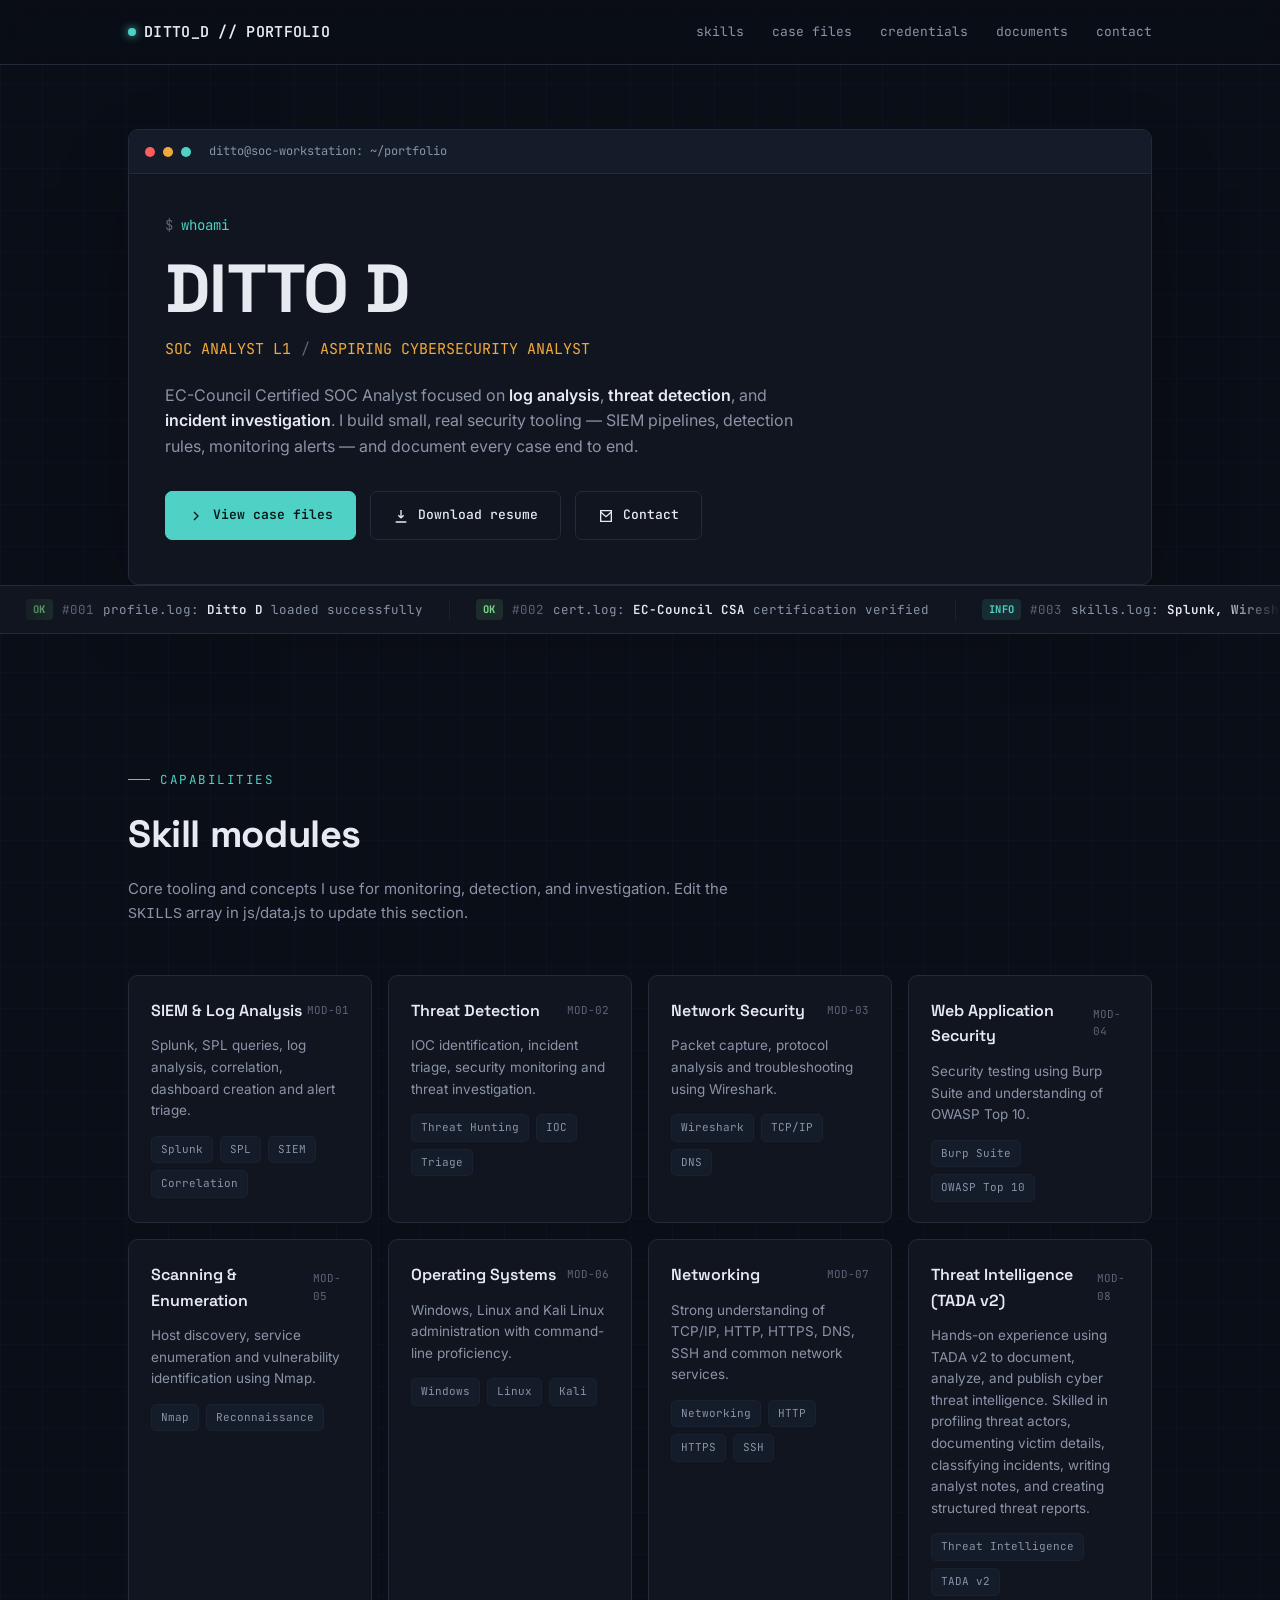
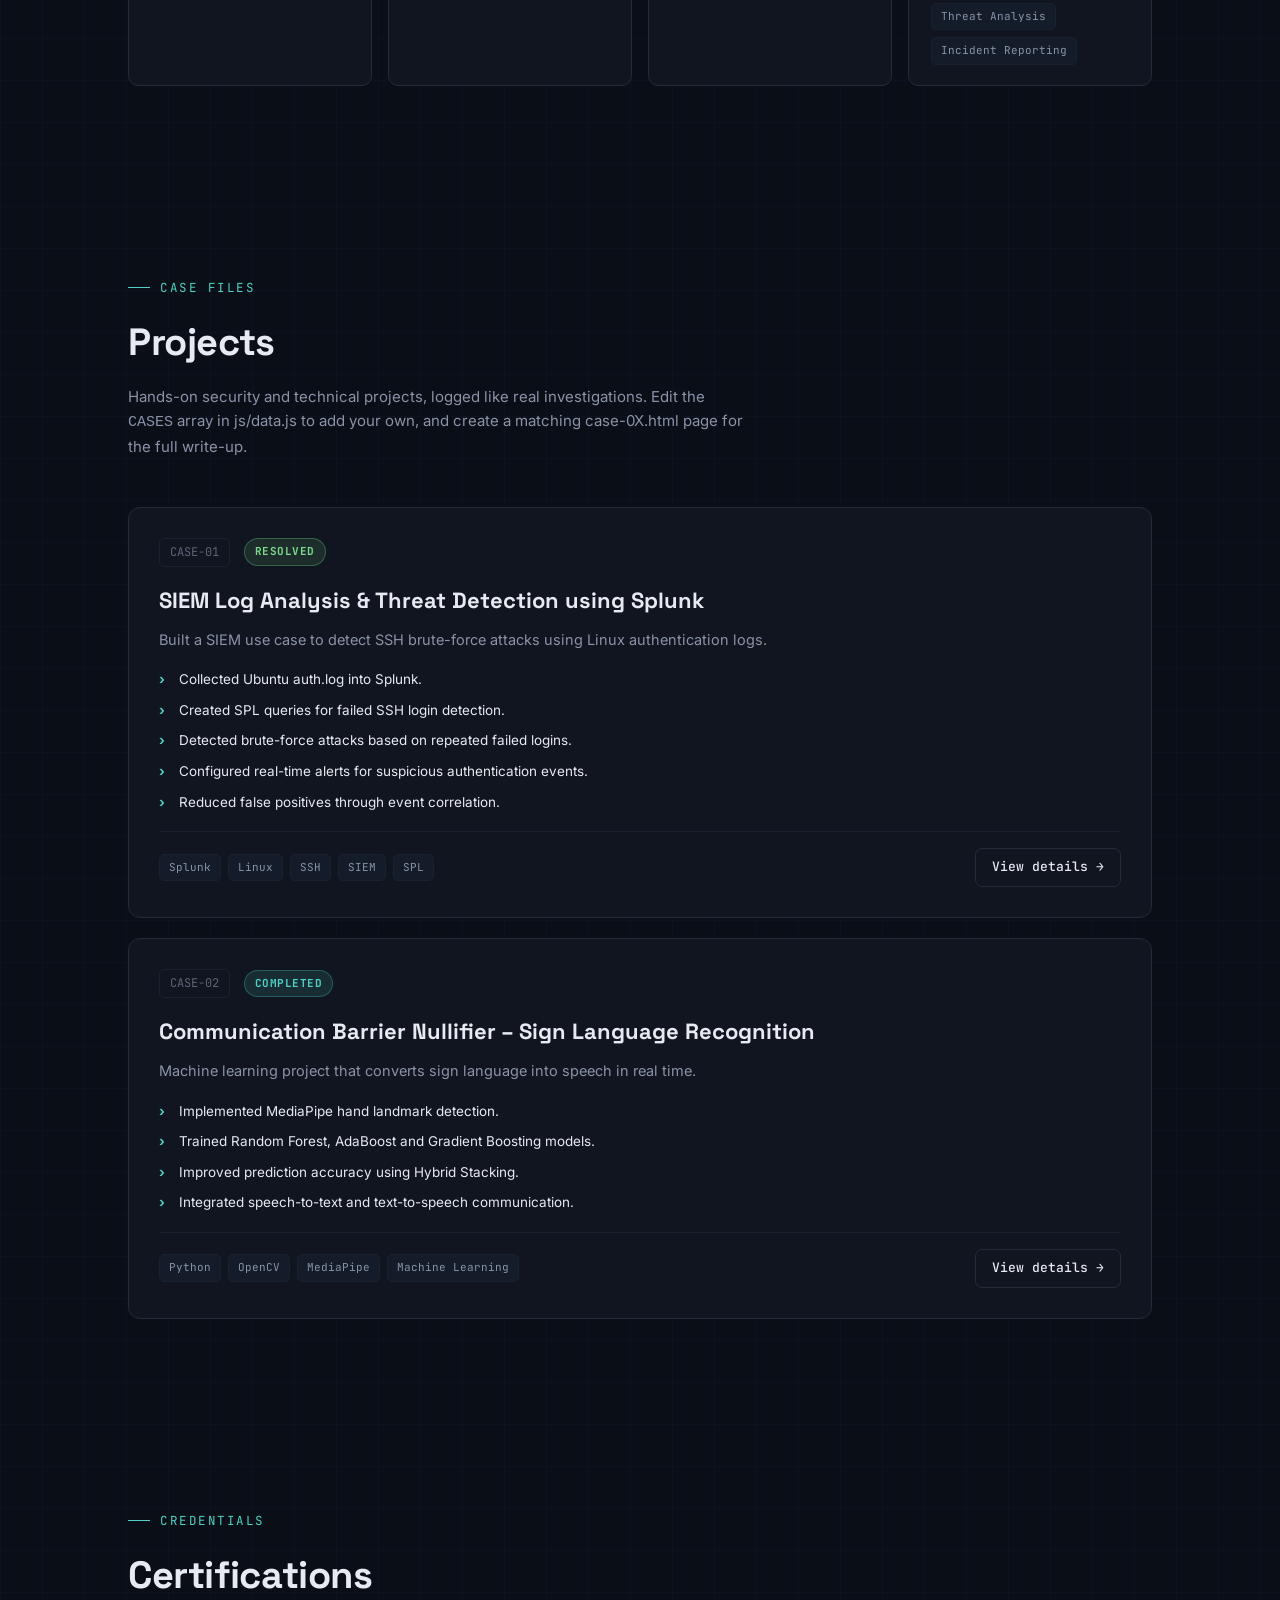
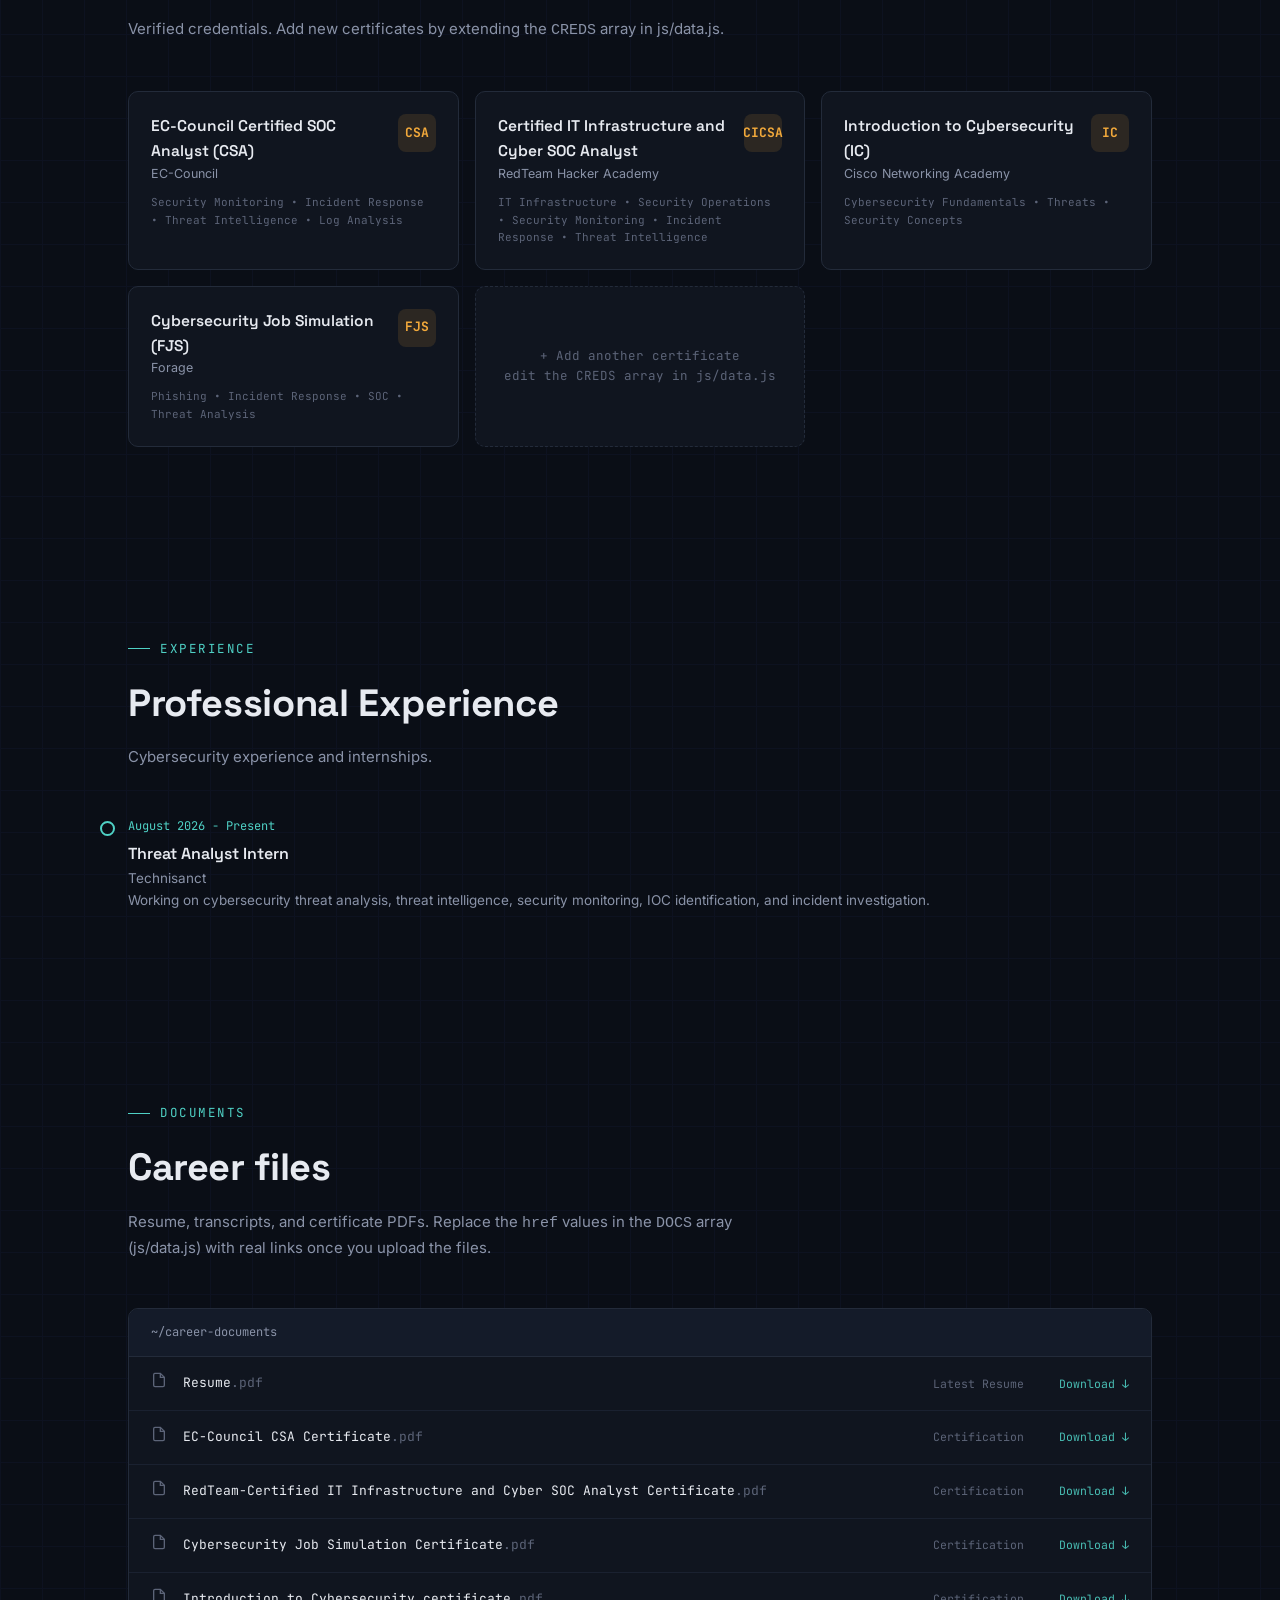
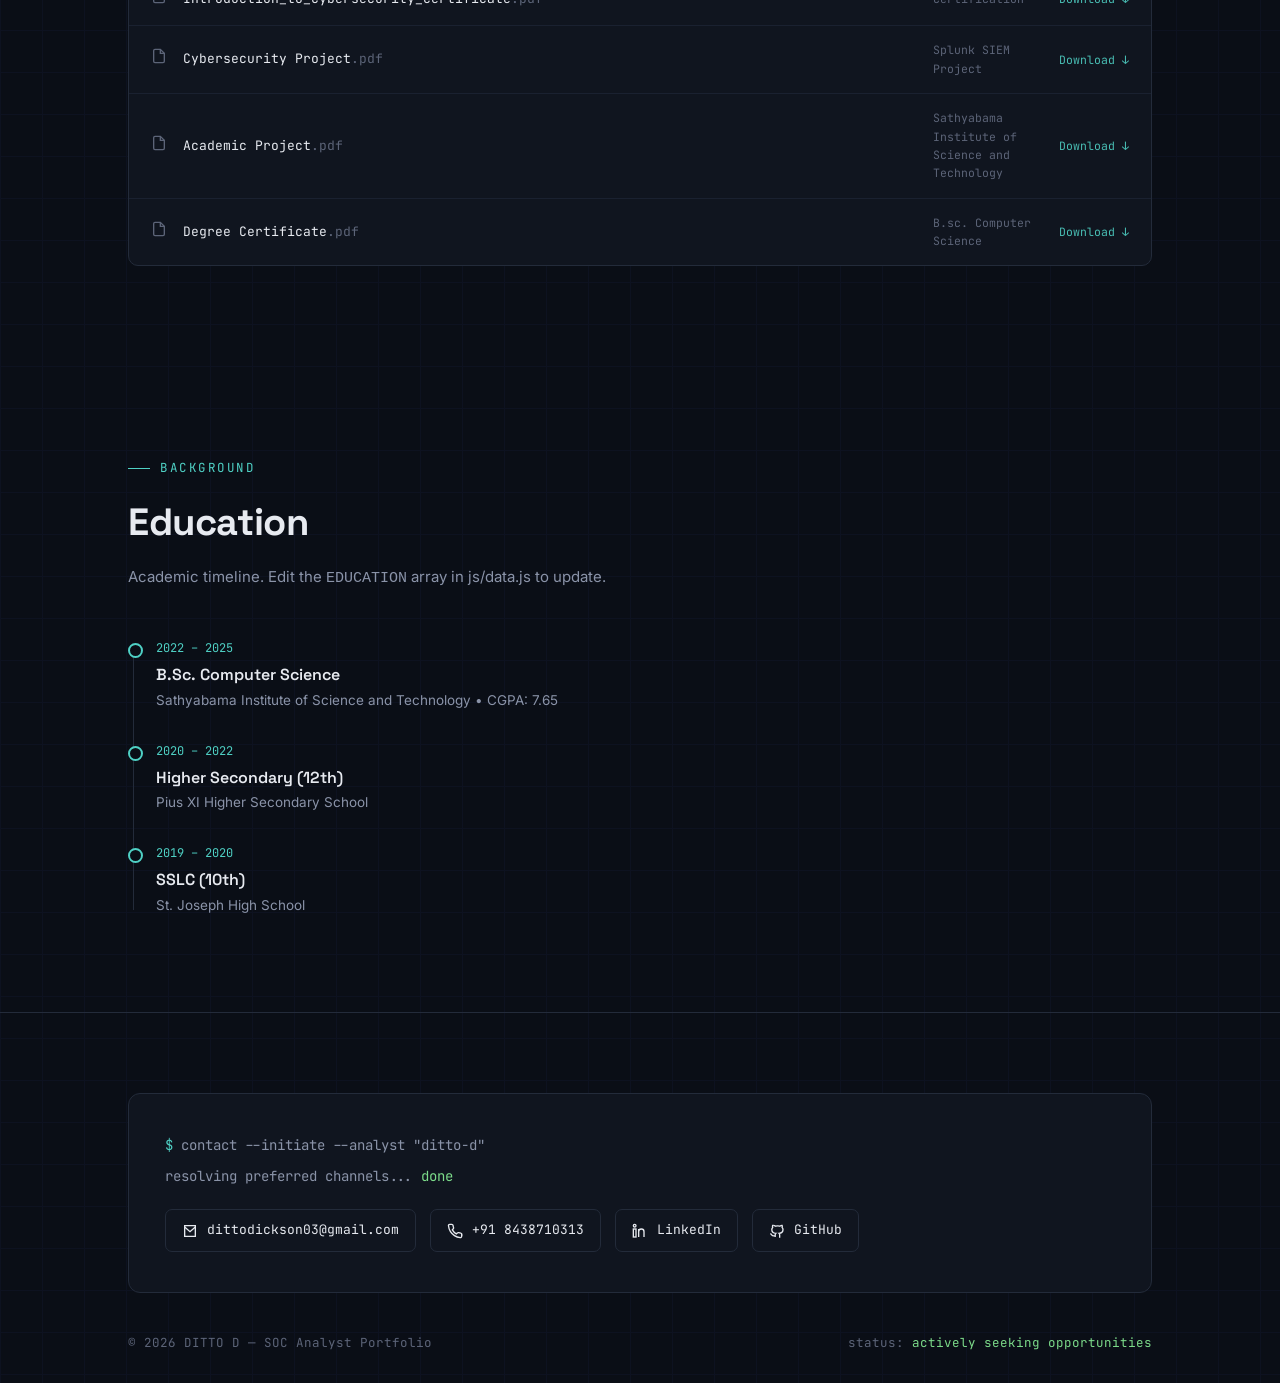
<file: index.html>
<!DOCTYPE html>
<html lang="en">
<head>
<meta charset="UTF-8">
<meta name="viewport" content="width=device-width, initial-scale=1.0">
<title>Ditto D — SOC Analyst Portfolio</title>
<meta name="description" content="Portfolio of Ditto D — aspiring SOC Analyst and cybersecurity enthusiast. Projects, skills, and credentials.">
<link rel="preconnect" href="https://fonts.googleapis.com">
<link rel="preconnect" href="https://fonts.gstatic.com" crossorigin>
<link href="https://fonts.googleapis.com/css2?family=Space+Grotesk:wght@400;500;600;700&family=Inter:wght@400;500;600;700&family=JetBrains+Mono:wght@400;500;600;700&display=swap" rel="stylesheet">
<link rel="stylesheet" href="style.css">
</head>
<body>

<nav>
  <div class="wrap">
    <div class="brand"><span class="dot"></span>DITTO_D // PORTFOLIO</div>
    <div class="navlinks">
      <a href="#capabilities">skills</a>
      <a href="#cases">case files</a>
      <a href="#credentials">credentials</a>
      <a href="#documents">documents</a>
      <a href="#contact">contact</a>
    </div>
  </div>
</nav>

<header class="hero">
  <div class="wrap">
    <div class="term">
      <div class="term-bar">
        <span class="tdot r"></span><span class="tdot y"></span><span class="tdot g"></span>
        <span class="path">ditto@soc-workstation: ~/portfolio</span>
      </div>
      <div class="term-body">
        <div class="prompt-line"><span class="arrow">$</span>whoami</div>
        <h1 class="name">DITTO D</h1>
        <div class="role-line">
          <span>SOC ANALYST L1</span><span class="sep">/</span>
          <span>ASPIRING CYBERSECURITY ANALYST</span>
        </div>
        <p class="pitch">
          EC-Council Certified SOC Analyst focused on <strong>log analysis</strong>, <strong>threat detection</strong>,
          and <strong>incident investigation</strong>. I build small, real security tooling — SIEM pipelines,
          detection rules, monitoring alerts — and document every case end to end.
        </p>
        <div class="cta-row">
          <a class="btn btn-primary" href="#cases">
            <svg viewBox="0 0 24 24" fill="none" stroke="currentColor" stroke-width="2"><path d="M9 18l6-6-6-6"/></svg>
            View case files
          </a>
          <a class="btn btn-ghost" href="#" id="resumeBtn">
            <svg viewBox="0 0 24 24" fill="none" stroke="currentColor" stroke-width="2"><path d="M12 3v12m0 0l-4-4m4 4l4-4M4 21h16"/></svg>
            Download resume
          </a>
          <a class="btn btn-ghost" href="#contact">
            <svg viewBox="0 0 24 24" fill="none" stroke="currentColor" stroke-width="2"><path d="M4 4h16v16H4z"/><path d="M4 6l8 7 8-7"/></svg>
            Contact
          </a>
        </div>
      </div>
    </div>
  </div>

  <div class="ticker-wrap">
    <div class="ticker" id="ticker"></div>
  </div>
</header>

<main class="wrap">

  <section id="capabilities">
    <div class="eyebrow">Capabilities</div>
    <h2 class="h-title reveal">Skill modules</h2>
    <p class="h-sub reveal">Core tooling and concepts I use for monitoring, detection, and investigation. Edit the <code>SKILLS</code> array in js/data.js to update this section.</p>
    <div class="cap-grid" id="capGrid"></div>
  </section>

  <section id="cases">
    <div class="eyebrow">Case Files</div>
    <h2 class="h-title reveal">Projects</h2>
    <p class="h-sub reveal">Hands-on security and technical projects, logged like real investigations. Edit the <code>CASES</code> array in js/data.js to add your own, and create a matching case-0X.html page for the full write-up.</p>
    <div class="case-list" id="caseList"></div>
  </section>

  <section id="credentials">
    <div class="eyebrow">Credentials</div>
    <h2 class="h-title reveal">Certifications</h2>
    <p class="h-sub reveal">Verified credentials. Add new certificates by extending the <code>CREDS</code> array in js/data.js.</p>
    <div class="cred-grid" id="credGrid"></div>
  </section>

  <section id="experience">
    <div class="eyebrow">Experience</div>
    <h2 class="h-title reveal">Professional Experience</h2>
    <p class="h-sub reveal">Cybersecurity experience and internships.</p>
    <div class="t1" id="experienceList"></div>
  </section>

  <section id="documents">
    <div class="eyebrow">Documents</div>
    <h2 class="h-title reveal">Career files</h2>
    <p class="h-sub reveal">Resume, transcripts, and certificate PDFs. Replace the <code>href</code> values in the <code>DOCS</code> array (js/data.js) with real links once you upload the files.</p>
    <div class="dir reveal">
      <div class="dir-head">~/career-documents</div>
      <div id="docList"></div>
    </div>
  </section>

  <section id="education">
    <div class="eyebrow">Background</div>
    <h2 class="h-title reveal">Education</h2>
    <p class="h-sub reveal">Academic timeline. Edit the <code>EDUCATION</code> array in js/data.js to update.</p>
    <div class="tl" id="eduList"></div>
  </section>

</main>

<footer id="contact">
  <div class="wrap">
    <div class="contact-term reveal">
      <div class="contact-line"><span class="k">$</span> contact --initiate --analyst "ditto-d"</div>
      <div class="contact-line">resolving preferred channels... <span style="color:#7CDB8A">done</span></div>
      <div class="contact-grid" id="contactGrid"></div>
    </div>
    <div class="foot-bottom">
      <span>© <span id="year"></span> DITTO D — SOC Analyst Portfolio</span>
      <span>status: <span style="color:#7CDB8A">actively seeking opportunities</span></span>
    </div>
  </div>
</footer>

<script src="data.js"></script>
<script src="common.js"></script>
<script src="render-index.js"></script>
</body>
</html>
</file>
<file: style.css>
:root{
    --bg: #0A0E16;
    --bg-grid: #0D1220;
    --panel: #10151F;
    --panel-alt: #141B29;
    --line: #232B3A;
    --line-soft: #1A2130;
    --text: #E7EAF0;
    --muted: #8A93A8;
    --muted-dim: #5C6478;
    --crit: #FF5C5C;
    --crit-dim: rgba(255,92,92,0.12);
    --warn: #F2A93B;
    --warn-dim: rgba(242,169,59,0.12);
    --info: #4FD1C5;
    --info-dim: rgba(79,209,197,0.12);
    --font-display: 'Space Grotesk', sans-serif;
    --font-body: 'Inter', sans-serif;
    --font-mono: 'JetBrains Mono', monospace;
  }

  *{ box-sizing: border-box; margin:0; padding:0; }
  html{ scroll-behavior: smooth; }

  body{
    background:
      linear-gradient(var(--bg-grid) 1px, transparent 1px) 0 0/100% 42px,
      linear-gradient(90deg, var(--bg-grid) 1px, transparent 1px) 0 0/42px 100%,
      var(--bg);
    color: var(--text);
    font-family: var(--font-body);
    line-height: 1.6;
    -webkit-font-smoothing: antialiased;
  }

  a{ color: inherit; text-decoration: none; }
  ::selection{ background: var(--info-dim); color: var(--info); }

  @media (prefers-reduced-motion: reduce){
    *{ animation-duration: 0.001ms !important; animation-iteration-count: 1 !important; transition-duration: 0.001ms !important; scroll-behavior: auto !important; }
  }

  :focus-visible{ outline: 2px solid var(--info); outline-offset: 3px; }

  .wrap{ max-width: 1080px; margin: 0 auto; padding: 0 28px; }

  /* ---------- NAV ---------- */
  nav{
    position: sticky; top:0; z-index: 50;
    background: rgba(10,14,22,0.85);
    backdrop-filter: blur(10px);
    border-bottom: 1px solid var(--line);
  }
  nav .wrap{ display:flex; align-items:center; justify-content:space-between; height: 64px; }
  .brand{ font-family: var(--font-mono); font-size: 15px; font-weight: 600; letter-spacing: 0.02em; color: var(--text); display:flex; align-items:center; gap:8px;}
  .brand .dot{ width:8px; height:8px; border-radius:50%; background: var(--info); box-shadow: 0 0 8px var(--info); flex-shrink:0; }
  .navlinks{ display:flex; gap: 28px; font-family: var(--font-mono); font-size: 13px; color: var(--muted); }
  .navlinks a:hover{ color: var(--info); }
  .navlinks span{ color: var(--muted-dim); }
  @media (max-width: 720px){ .navlinks{ display:none; } }

  /* ---------- HERO / TERMINAL ---------- */
  .hero{ padding: 64px 0 40px; }
  .term{
    background: var(--panel);
    border: 1px solid var(--line);
    border-radius: 10px;
    overflow: hidden;
    box-shadow: 0 30px 80px -30px rgba(0,0,0,0.6);
  }
  .term-bar{
    display:flex; align-items:center; gap:8px;
    padding: 12px 16px;
    border-bottom: 1px solid var(--line);
    background: var(--panel-alt);
  }
  .term-bar .tdot{ width:10px; height:10px; border-radius:50%; }
  .tdot.r{ background:#FF5C5C; } .tdot.y{ background:#F2A93B; } .tdot.g{ background:#4FD1C5; }
  .term-bar .path{ margin-left: 10px; font-family: var(--font-mono); font-size: 12px; color: var(--muted); }
  .term-body{ padding: 40px 36px 44px; }
  .prompt-line{ font-family: var(--font-mono); font-size: 14px; color: var(--info); margin-bottom: 18px; }
  .prompt-line .arrow{ color: var(--muted-dim); margin-right: 8px; }
  .cursor{ display:inline-block; width:9px; height:18px; background: var(--info); margin-left: 4px; vertical-align: text-bottom; animation: blink 1s steps(1) infinite; }
  @keyframes blink{ 50%{ opacity:0; } }

  h1.name{
    font-family: var(--font-display);
    font-weight: 700;
    font-size: clamp(40px, 7vw, 68px);
    line-height: 1;
    letter-spacing: -0.01em;
    margin-bottom: 14px;
  }
  .role-line{
    font-family: var(--font-mono);
    font-size: 15px;
    color: var(--warn);
    margin-bottom: 22px;
    display:flex; flex-wrap:wrap; align-items:center; gap:10px;
  }
  .role-line .sep{ color: var(--muted-dim); }
  .pitch{ max-width: 640px; color: var(--muted); font-size: 16px; margin-bottom: 32px; }
  .pitch strong{ color: var(--text); font-weight: 600; }

  .cta-row{ display:flex; flex-wrap:wrap; gap:14px; }
  .btn{
    font-family: var(--font-mono); font-size: 13px; font-weight: 500;
    padding: 13px 22px; border-radius: 7px;
    border: 1px solid var(--line);
    display:inline-flex; align-items:center; gap:9px;
    transition: border-color .15s ease, transform .15s ease, background .15s ease;
  }
  .btn:hover{ transform: translateY(-1px); }
  .btn-primary{ background: var(--info); color: #06171A; border-color: var(--info); font-weight:600; }
  .btn-primary:hover{ background: #6EE0D6; }
  .btn-ghost{ color: var(--text); }
  .btn-ghost:hover{ border-color: var(--info); color: var(--info); }

  /* ---------- LOG TICKER (signature element) ---------- */
  .ticker-wrap{
    border-top: 1px solid var(--line); border-bottom: 1px solid var(--line);
    background: var(--panel);
    overflow: hidden;
    white-space: nowrap;
    position: relative;
  }
  .ticker-wrap::before, .ticker-wrap::after{
    content:""; position:absolute; top:0; bottom:0; width:60px; z-index:2;
  }
  .ticker-wrap::before{ left:0; background: linear-gradient(90deg, var(--panel), transparent); }
  .ticker-wrap::after{ right:0; background: linear-gradient(-90deg, var(--panel), transparent); }
  .ticker{
    display:inline-flex;
    animation: scroll-left 42s linear infinite;
    padding: 13px 0;
  }
  .ticker-wrap:hover .ticker{ animation-play-state: paused; }
  @keyframes scroll-left{ from{ transform: translateX(0); } to{ transform: translateX(-50%); } }
  .log-item{
    font-family: var(--font-mono); font-size: 12.5px; color: var(--muted);
    padding: 0 26px; border-right: 1px solid var(--line-soft);
    display:inline-flex; align-items:center; gap:9px;
  }
  .log-item .lvl{ font-weight:700; padding: 2px 7px; border-radius: 4px; font-size: 10.5px; letter-spacing:0.04em; }
  .lvl.INFO{ color: var(--info); background: var(--info-dim); }
  .lvl.OK{ color: #7CDB8A; background: rgba(124,219,138,0.12); }
  .lvl.WARN{ color: var(--warn); background: var(--warn-dim); }
  .log-item .ts{ color: var(--muted-dim); }
  .log-item .msg strong{ color: var(--text); font-weight: 600; }

  /* ---------- SECTIONS ---------- */
  section{ padding: 96px 0; }
  .eyebrow{
    font-family: var(--font-mono); font-size: 12.5px; color: var(--info);
    letter-spacing: 0.12em; text-transform: uppercase; margin-bottom: 14px;
    display:flex; align-items:center; gap:10px;
  }
  .eyebrow::before{ content:""; width: 22px; height:1px; background: var(--info); }
  h2.h-title{ font-family: var(--font-display); font-size: clamp(28px,4vw,38px); font-weight: 700; margin-bottom: 12px; letter-spacing: -0.01em; }
  .h-sub{ color: var(--muted); max-width: 620px; margin-bottom: 48px; font-size: 15px; }

  .reveal{ opacity:0; transform: translateY(18px); transition: opacity .6s ease, transform .6s ease; }
  .reveal.in{ opacity:1; transform: translateY(0); }

  /* ---------- CAPABILITIES ---------- */
  .cap-grid{ display:grid; grid-template-columns: repeat(auto-fit, minmax(240px,1fr)); gap: 16px; }
  .cap-card{
    background: var(--panel); border: 1px solid var(--line); border-radius: 10px;
    padding: 22px 22px 20px;
  }
  .cap-head{ display:flex; align-items:center; justify-content:space-between; margin-bottom: 12px; }
  .cap-name{ font-family: var(--font-display); font-weight: 600; font-size: 16px; }
  .cap-id{ font-family: var(--font-mono); font-size: 11px; color: var(--muted-dim); }
  .cap-desc{ color: var(--muted); font-size: 13.5px; margin-bottom: 14px; }
  .tag-row{ display:flex; flex-wrap:wrap; gap:7px; }
  .tag{ font-family: var(--font-mono); font-size: 11px; color: var(--muted); background: var(--panel-alt); border: 1px solid var(--line-soft); padding: 4px 9px; border-radius: 5px; }

  /* ---------- CASE FILES (projects) ---------- */
  .case-list{ display:flex; flex-direction:column; gap: 20px; }
  .case-card{
    background: var(--panel); border: 1px solid var(--line); border-radius: 12px;
    padding: 30px; position: relative; overflow:hidden;
  }
  .case-top{ display:flex; flex-wrap:wrap; align-items:center; gap: 14px; margin-bottom: 16px; }
  .case-id{ font-family: var(--font-mono); font-size: 12px; color: var(--muted-dim); border: 1px solid var(--line-soft); padding: 4px 10px; border-radius: 5px; }
  .status-pill{ font-family: var(--font-mono); font-size: 11px; font-weight:700; letter-spacing:0.04em; padding: 4px 10px; border-radius: 20px; }
  .status-pill.resolved{ color:#7CDB8A; background: rgba(124,219,138,0.12); border:1px solid rgba(124,219,138,0.3); }
  .status-pill.completed{ color: var(--info); background: var(--info-dim); border:1px solid rgba(79,209,197,0.3); }
  .case-title{ font-family: var(--font-display); font-size: 22px; font-weight: 700; margin-bottom: 10px; }
  .case-summary{ color: var(--muted); font-size: 14.5px; margin-bottom: 18px; max-width: 720px; }
  .case-findings{ list-style:none; margin-bottom: 18px; display:flex; flex-direction:column; gap:9px; }
  .case-findings li{ font-size: 13.5px; color: var(--text); padding-left: 20px; position:relative; }
  .case-findings li::before{ content:"›"; position:absolute; left:0; color: var(--info); font-weight:700; }
  .case-foot{ display:flex; flex-wrap:wrap; align-items:center; justify-content:space-between; gap:14px; padding-top: 16px; border-top: 1px solid var(--line-soft); }

  /* ---------- CREDENTIALS ---------- */
  .cred-grid{ display:grid; grid-template-columns: repeat(auto-fit, minmax(280px,1fr)); gap:16px; }
  .cred-card{
    background: var(--panel); border: 1px solid var(--line); border-radius: 10px;
    padding: 22px; display:flex; flex-direction:column; gap:10px;
  }
  .cred-top{ display:flex; align-items:flex-start; justify-content:space-between; gap: 10px; }
  .cred-badge{ width:38px; height:38px; border-radius:8px; background: var(--warn-dim); color: var(--warn); display:flex; align-items:center; justify-content:center; font-family: var(--font-mono); font-weight:700; font-size:13px; flex-shrink:0; }
  .cred-name{ font-family: var(--font-display); font-weight:600; font-size: 15.5px; }
  .cred-issuer{ font-size:12.5px; color: var(--muted); }
  .cred-meta{ font-family: var(--font-mono); font-size: 11px; color: var(--muted-dim); }
  .cred-card.placeholder{ border-style: dashed; display:flex; align-items:center; justify-content:center; text-align:center; color: var(--muted-dim); font-family: var(--font-mono); font-size: 12.5px; min-height: 128px; }

  /* ---------- DOCUMENTS (directory listing) ---------- */
  .dir{
    background: var(--panel); border: 1px solid var(--line); border-radius: 10px; overflow:hidden;
  }
  .dir-head{ font-family: var(--font-mono); font-size: 12px; color: var(--muted); padding: 14px 22px; border-bottom: 1px solid var(--line); background: var(--panel-alt); }
  .dir-row{ display:flex; align-items:center; gap: 16px; padding: 15px 22px; border-bottom: 1px solid var(--line-soft); font-family: var(--font-mono); font-size: 13px; }
  .dir-row:last-child{ border-bottom:none; }
  .dir-row:hover{ background: var(--panel-alt); }
  .dir-icon{ color: var(--muted-dim); }
  .dir-name{ color: var(--text); flex:1; min-width: 140px; }
  .dir-name .ext{ color: var(--muted-dim); }
  .dir-meta{ color: var(--muted-dim); font-size: 11.5px; width: 110px; }
  .dir-action{ color: var(--info); font-size: 11.5px; opacity:0.9; }
  .dir-action:hover{ text-decoration: underline; }

  /* ---------- EDUCATION TIMELINE ---------- */
  .tl{ position: relative; padding-left: 28px; }
  .tl::before{ content:""; position:absolute; left:5px; top:6px; bottom:6px; width:1px; background: var(--line); }
  .tl-item{ position:relative; padding-bottom: 30px; }
  .tl-item:last-child{ padding-bottom:0; }
  .tl-item::before{ content:""; position:absolute; left:-28px; top:4px; width:11px; height:11px; border-radius:50%; background: var(--bg); border:2px solid var(--info); }
  .tl-year{ font-family: var(--font-mono); font-size: 12px; color: var(--info); margin-bottom: 4px; }
  .tl-title{ font-family: var(--font-display); font-weight:600; font-size:16px; margin-bottom:2px; }
  .tl-org{ color: var(--muted); font-size: 13.5px; }

  /* ---------- CONTACT / FOOTER ---------- */
  footer{ border-top: 1px solid var(--line); padding: 80px 0 40px; }
  .contact-term{ background: var(--panel); border:1px solid var(--line); border-radius: 12px; padding: 40px 36px; margin-bottom: 40px; }
  .contact-line{ font-family: var(--font-mono); font-size: 14px; color: var(--muted); margin-bottom: 8px; }
  .contact-line .k{ color: var(--info); }
  .contact-grid{ display:flex; flex-wrap:wrap; gap: 14px; margin-top: 22px; }
  .contact-item{ display:flex; align-items:center; gap:9px; font-family: var(--font-mono); font-size:13px; border:1px solid var(--line); padding: 10px 16px; border-radius:7px; }
  .contact-item:hover{ border-color: var(--info); color: var(--info); }
  .foot-bottom{ display:flex; flex-wrap:wrap; justify-content:space-between; gap:12px; color: var(--muted-dim); font-size:12.5px; font-family: var(--font-mono); }

  svg{ width:16px; height:16px; flex-shrink:0; }

  /* ---------- CASE DETAIL PAGE ---------- */
  .breadcrumb{ font-family: var(--font-mono); font-size: 12.5px; color: var(--muted-dim); padding: 28px 0 0; }
  .breadcrumb a:hover{ color: var(--info); }
  .case-hero{ padding: 22px 0 40px; border-bottom: 1px solid var(--line); margin-bottom: 48px; }
  .case-hero-top{ display:flex; flex-wrap:wrap; align-items:center; gap:12px; margin-bottom:18px; }
  .case-hero h1{ font-family: var(--font-display); font-size: clamp(28px,5vw,42px); font-weight:700; letter-spacing:-0.01em; margin-bottom: 14px; max-width: 760px; }
  .case-hero .lede{ color: var(--muted); font-size: 15.5px; max-width: 680px; margin-bottom: 22px; }
  .meta-strip{ display:flex; flex-wrap:wrap; gap: 24px; font-family: var(--font-mono); font-size: 12px; color: var(--muted); }
  .meta-strip .m-label{ color: var(--muted-dim); display:block; margin-bottom:3px; text-transform:uppercase; letter-spacing:0.06em; font-size:10.5px; }
  .meta-strip .m-value{ color: var(--text); font-size: 13px; }

  .prose{ max-width: 760px; }
  .prose h2{ font-family: var(--font-display); font-size: 21px; font-weight:700; margin: 44px 0 14px; }
  .prose h2:first-child{ margin-top:0; }
  .prose p{ color: var(--muted); font-size: 15px; margin-bottom: 14px; }
  .prose p strong{ color: var(--text); }
  .prose ul{ list-style:none; margin: 4px 0 18px; display:flex; flex-direction:column; gap:10px; }
  .prose ul li{ font-size: 14.5px; color: var(--text); padding-left: 22px; position:relative; }
  .prose ul li::before{ content:"›"; position:absolute; left:0; color: var(--info); font-weight:700; }
  .prose ol{ margin: 4px 0 18px 20px; display:flex; flex-direction:column; gap:12px; }
  .prose ol li{ font-size: 14.5px; color: var(--text); padding-left: 6px; }
  .prose ol li strong{ color: var(--info); }

  .codeblock{
    background: var(--panel-alt); border: 1px solid var(--line); border-radius: 8px;
    padding: 16px 18px; margin: 14px 0 22px; overflow-x:auto;
  }
  .codeblock code{ font-family: var(--font-mono); font-size: 12.5px; color: var(--info); white-space: pre; }
  .codeblock .c-muted{ color: var(--muted-dim); }

  .callout{
    border-left: 3px solid var(--warn); background: var(--warn-dim);
    padding: 14px 18px; border-radius: 0 8px 8px 0; margin-bottom: 22px;
  }
  .callout p{ color: var(--text); font-size: 13.5px; margin:0; }
  .callout .c-label{ font-family: var(--font-mono); font-size: 10.5px; color: var(--warn); text-transform:uppercase; letter-spacing:0.06em; display:block; margin-bottom: 6px; }

  .skills-used{ display:flex; flex-wrap:wrap; gap:8px; margin: 6px 0 40px; }

  .case-nav{ display:flex; justify-content:space-between; align-items:center; padding: 32px 0 60px; border-top: 1px solid var(--line); margin-top: 20px; gap: 16px; flex-wrap:wrap; }
  .case-nav a{ font-family: var(--font-mono); font-size: 13px; color: var(--muted); display:flex; align-items:center; gap:8px; }
  .case-nav a:hover{ color: var(--info); }
</file>
